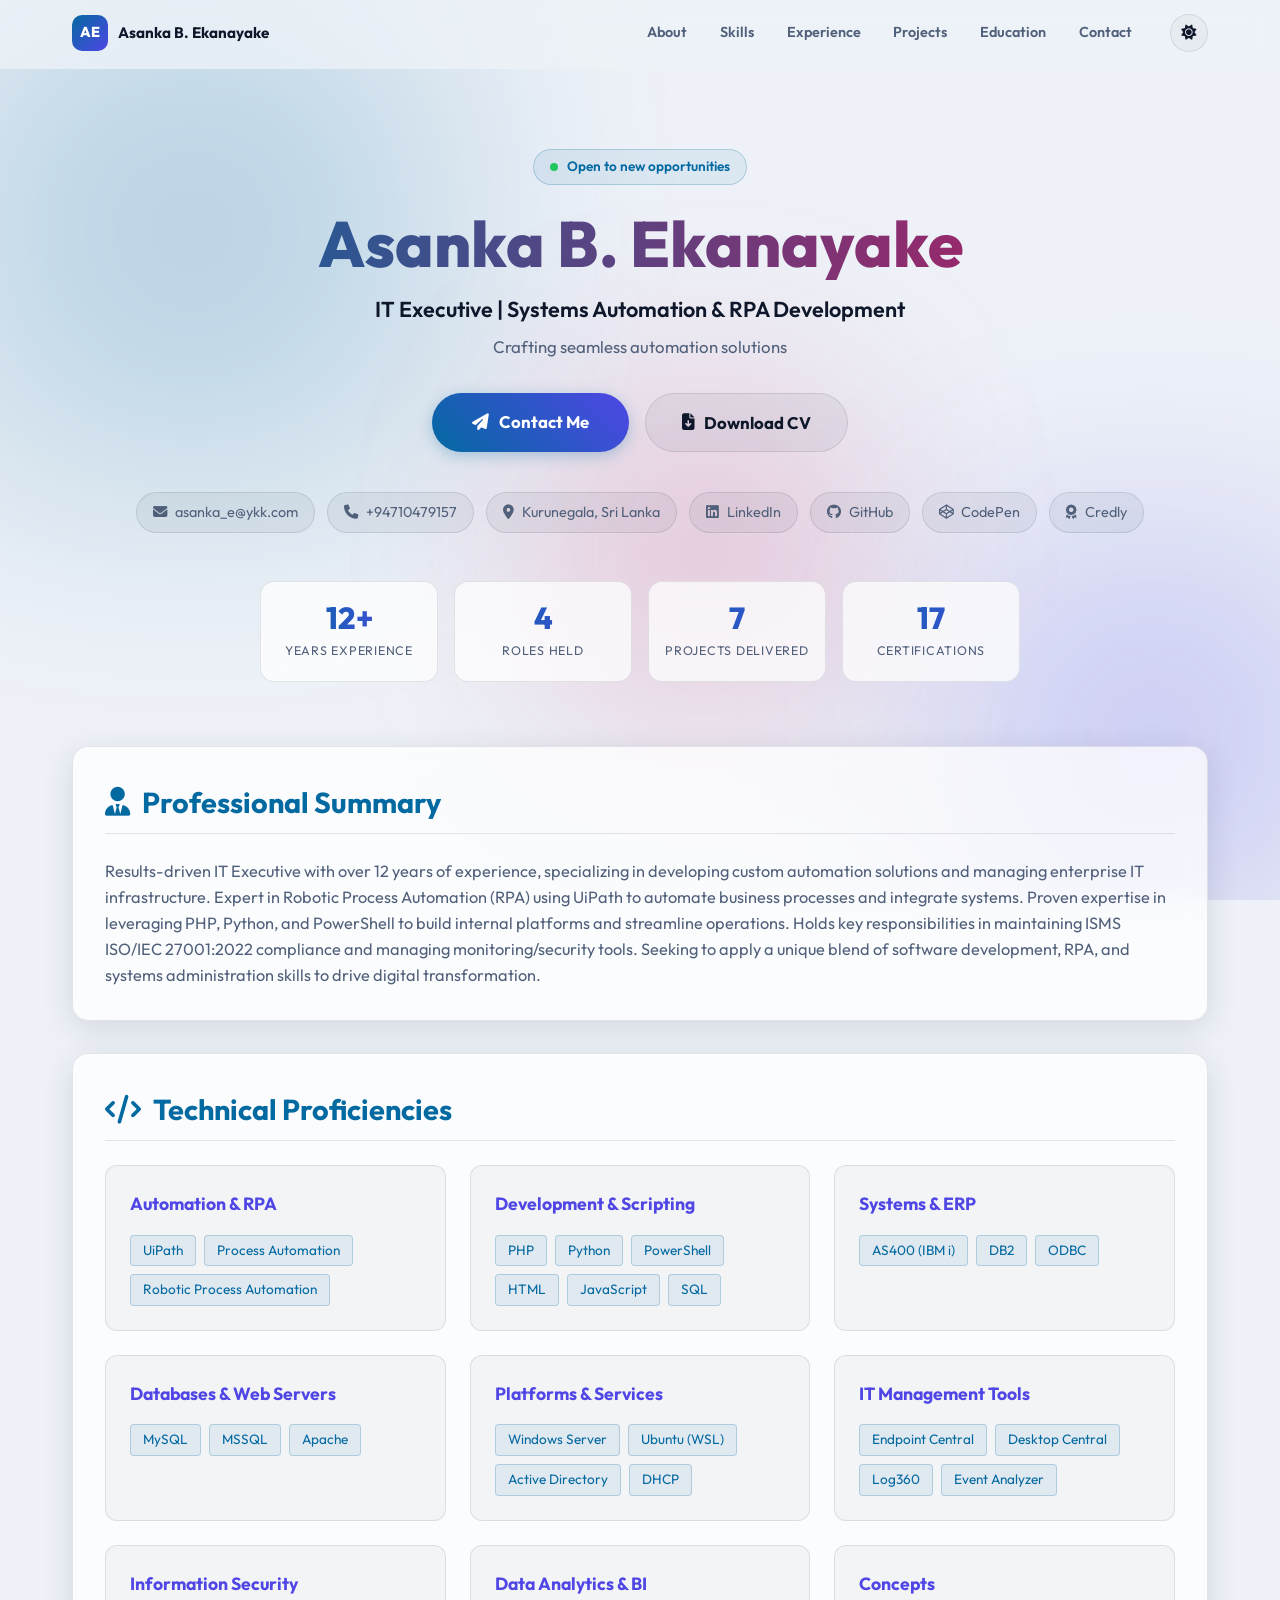
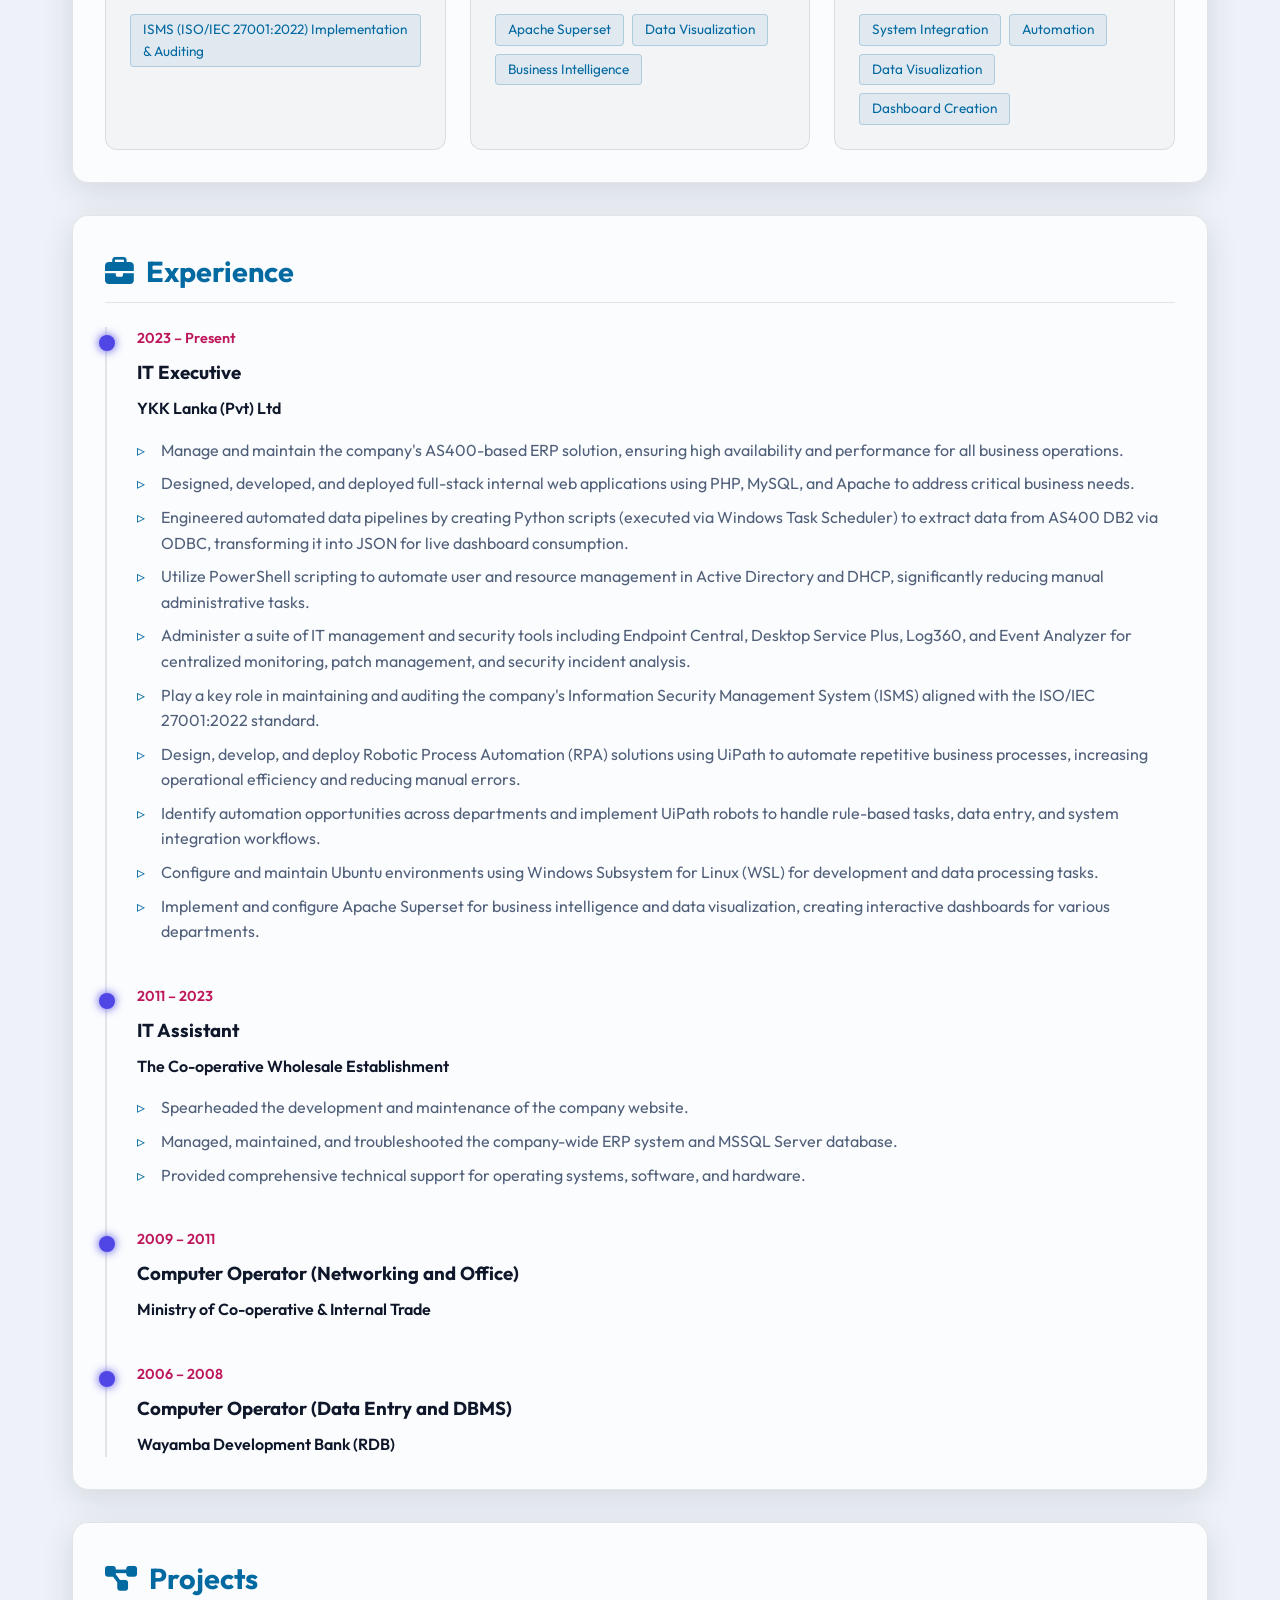
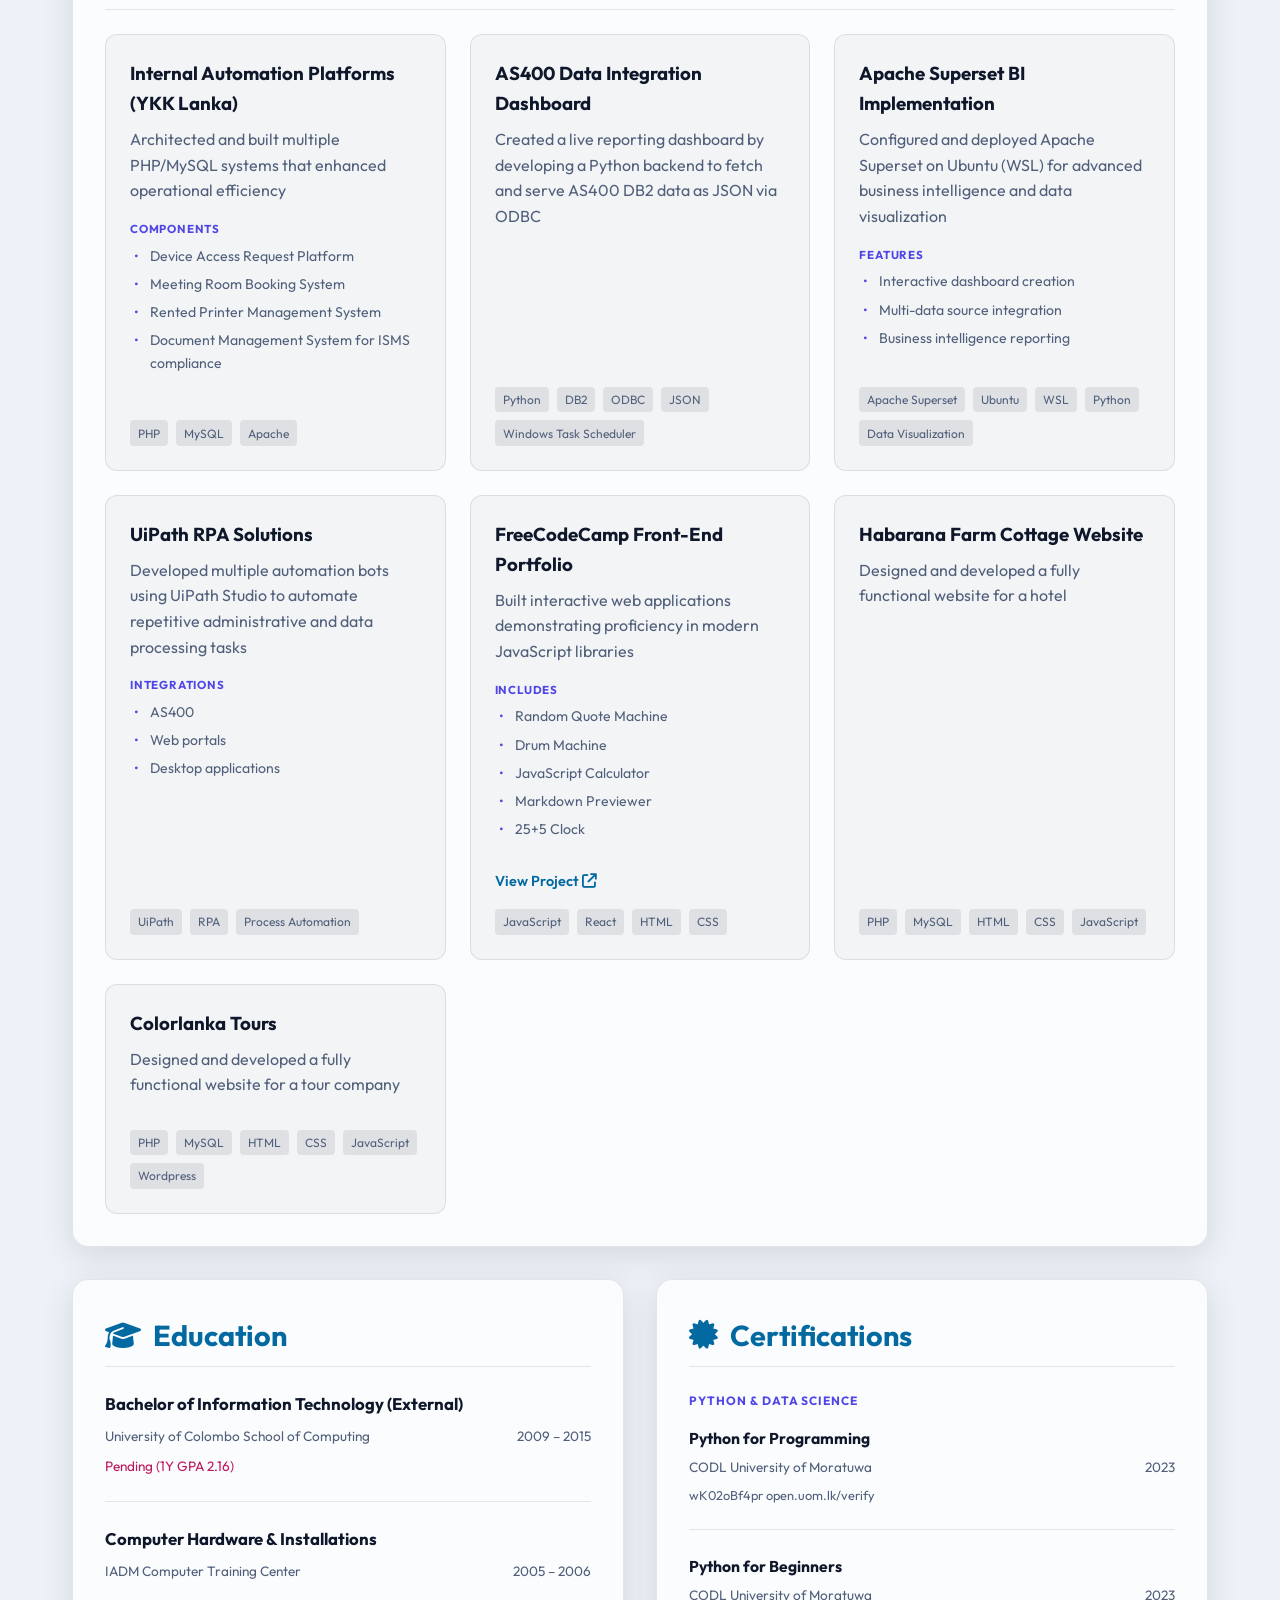
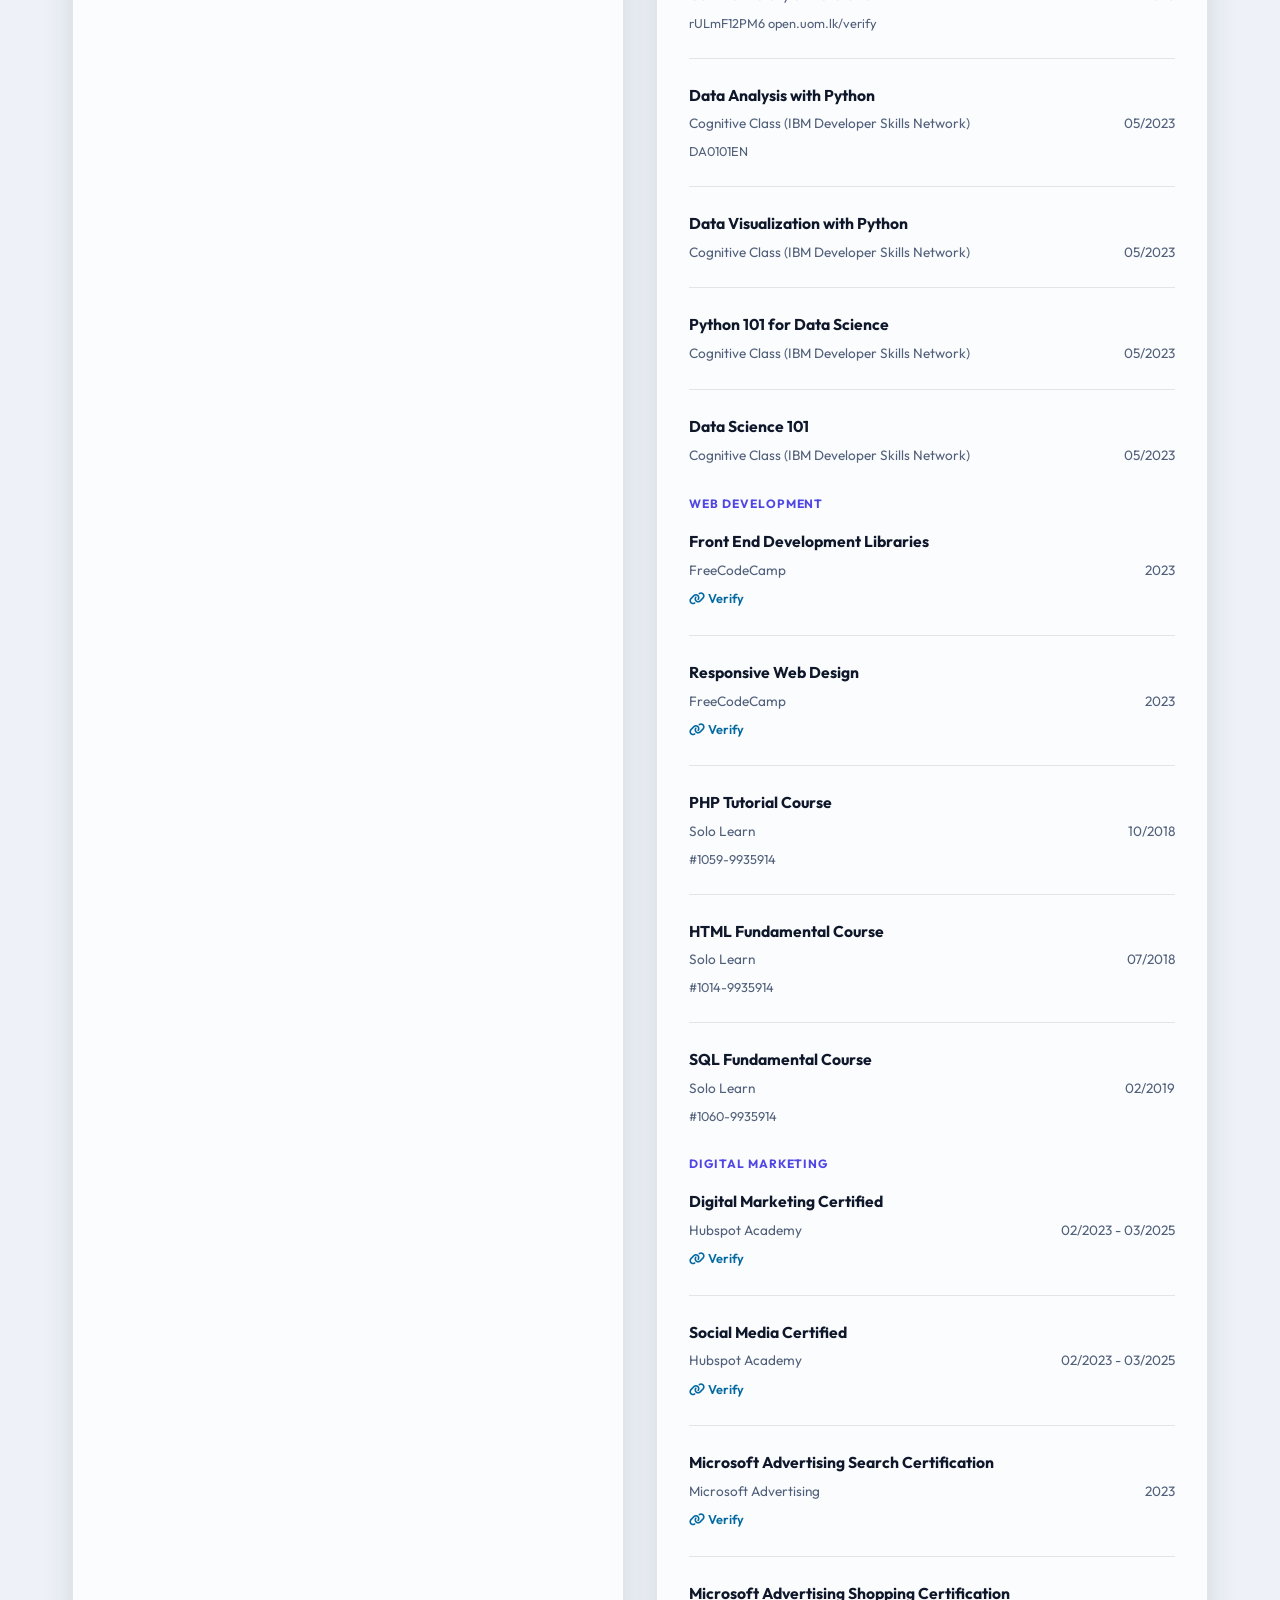
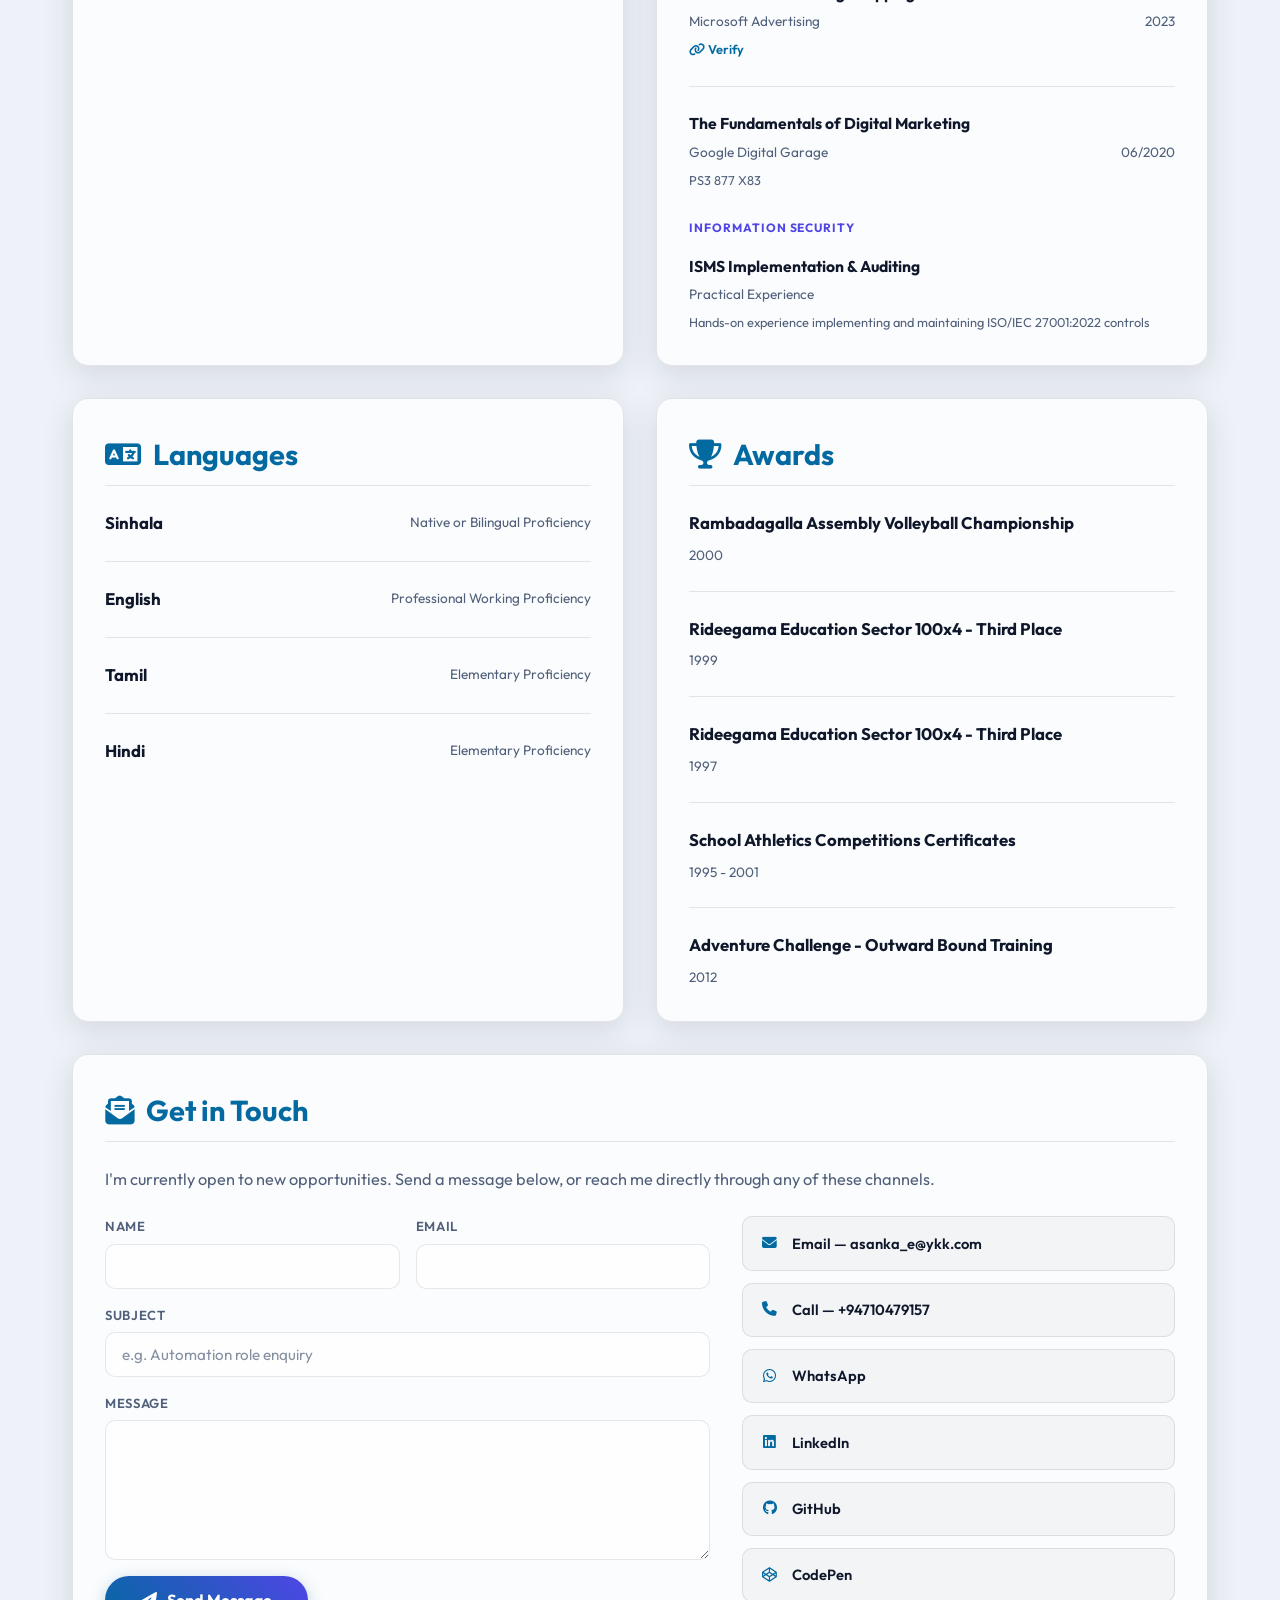
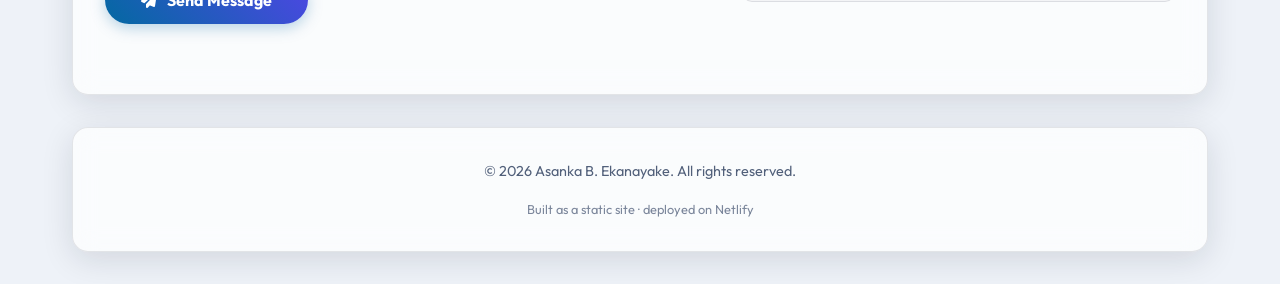
<file: index.html>
<!DOCTYPE html>
<html lang="en" class="no-js" data-theme="dark">

<head>
    <meta charset="UTF-8">
    <meta name="viewport" content="width=device-width, initial-scale=1.0">

    <title>Asanka B. Ekanayake — IT Executive | Systems Automation &amp; RPA</title>
    <meta name="description"
        content="Portfolio of Asanka B. Ekanayake, IT Executive with 12+ years in Robotic Process Automation (UiPath), AS400/ERP administration, and full-stack development with PHP, Python and PowerShell.">
    <meta name="author" content="Asanka B. Ekanayake">
    <meta name="theme-color" content="#0f172a">
    <link rel="canonical" href="https://asanka-div.netlify.app/">

    <script>
        /* Applied before first paint so the stored theme doesn't flash. */
        (function () {
            var root = document.documentElement;
            root.classList.remove('no-js');
            try {
                var saved = localStorage.getItem('theme');
                if (saved === 'light' || saved === 'dark') {
                    root.setAttribute('data-theme', saved);
                } else if (window.matchMedia('(prefers-color-scheme: light)').matches) {
                    root.setAttribute('data-theme', 'light');
                }
            } catch (e) { /* localStorage blocked — keep the dark default */ }
        })();
    </script>

    <!-- Open Graph / social sharing -->
    <meta property="og:type" content="website">
    <meta property="og:url" content="https://asanka-div.netlify.app/">
    <meta property="og:title" content="Asanka B. Ekanayake — IT Executive | Systems Automation &amp; RPA">
    <meta property="og:description"
        content="12+ years automating enterprise operations with UiPath RPA, Python, PHP and PowerShell. ISO/IEC 27001:2022 practitioner.">
    <meta property="og:image" content="https://asanka-div.netlify.app/og-image.png">
    <meta property="og:image:width" content="1200">
    <meta property="og:image:height" content="630">
    <meta property="og:image:alt" content="Asanka B. Ekanayake — IT Executive, Systems Automation and RPA">
    <meta name="twitter:card" content="summary_large_image">
    <meta name="twitter:title" content="Asanka B. Ekanayake — IT Executive | Systems Automation &amp; RPA">
    <meta name="twitter:description"
        content="12+ years automating enterprise operations with UiPath RPA, Python, PHP and PowerShell.">
    <meta name="twitter:image" content="https://asanka-div.netlify.app/og-image.png">

    <link rel="icon" href="favicon.svg" type="image/svg+xml">
    <link rel="apple-touch-icon" href="favicon.svg">
    <link rel="manifest" href="site.webmanifest">

    <link rel="preconnect" href="https://fonts.googleapis.com">
    <link rel="preconnect" href="https://fonts.gstatic.com" crossorigin>
    <link href="https://fonts.googleapis.com/css2?family=Outfit:wght@300;400;600;700;800&display=swap"
        rel="stylesheet">
    <link rel="stylesheet" href="https://cdnjs.cloudflare.com/ajax/libs/font-awesome/6.4.0/css/all.min.css">
    <link rel="stylesheet" href="style.css">

    <script type="application/ld+json">
    {
        "@context": "https://schema.org",
        "@type": "Person",
        "name": "Asanka B. Ekanayake",
        "jobTitle": "IT Executive",
        "url": "https://asanka-div.netlify.app/",
        "email": "mailto:asanka_e@ykk.com",
        "telephone": "+94710479157",
        "address": {
            "@type": "PostalAddress",
            "addressLocality": "Kurunegala",
            "addressCountry": "LK"
        },
        "worksFor": {
            "@type": "Organization",
            "name": "YKK Lanka (Pvt) Ltd"
        },
        "alumniOf": {
            "@type": "EducationalOrganization",
            "name": "University of Colombo School of Computing"
        },
        "knowsAbout": [
            "Robotic Process Automation",
            "UiPath",
            "AS400 (IBM i)",
            "Python",
            "PHP",
            "PowerShell",
            "ISO/IEC 27001:2022",
            "Apache Superset"
        ],
        "sameAs": [
            "https://linkedin.com/in/asankaekanayake",
            "https://github.com/abelib-lk",
            "https://codepen.io/abellb-lk",
            "https://credly.com/users/asanka-b-ekanayake"
        ]
    }
    </script>
</head>

<body id="top">
    <a class="skip-link" href="#main">Skip to main content</a>

    <div class="background-shapes" aria-hidden="true">
        <div class="shape shape-1"></div>
        <div class="shape shape-2"></div>
        <div class="shape shape-3"></div>
    </div>

    <header class="site-nav" id="site-nav">
        <div class="nav-inner">
            <a class="nav-brand" href="#top">
                <span class="nav-brand-mark">AE</span>
                <span class="nav-brand-text">Asanka B. Ekanayake</span>
            </a>

            <nav class="nav-links" id="nav-links" aria-label="Section navigation">
                <a href="#about">About</a>
                <a href="#skills">Skills</a>
                <a href="#experience">Experience</a>
                <a href="#projects">Projects</a>
                <a href="#education">Education</a>
                <a href="#contact">Contact</a>
            </nav>

            <div class="nav-actions">
                <button id="theme-toggle" class="icon-button" type="button" aria-label="Switch to light theme"
                    title="Toggle theme">
                    <i class="fas fa-moon" aria-hidden="true"></i>
                </button>
                <button id="nav-toggle" class="icon-button nav-toggle" type="button" aria-label="Open menu"
                    aria-expanded="false" aria-controls="nav-links">
                    <i class="fas fa-bars" aria-hidden="true"></i>
                </button>
            </div>
        </div>
        <div class="scroll-progress"><span id="scroll-progress-bar"></span></div>
    </header>

    <main id="main">
        <section class="hero" id="hero">
            <p class="hero-availability reveal">
                <span class="status-dot" aria-hidden="true"></span>
                <span id="hero-availability-text">Open to new opportunities</span>
            </p>
            <h1 class="profile-name reveal" id="hero-name">Asanka B. Ekanayake</h1>
            <p class="profile-title reveal" id="hero-title">IT Executive</p>
            <p class="hero-tagline reveal" id="hero-tagline"></p>

            <div class="hero-actions reveal">
                <a href="#contact" class="cta-button">
                    <i class="fas fa-paper-plane" aria-hidden="true"></i> Contact Me
                </a>
                <button type="button" id="print-cv" class="ghost-button">
                    <i class="fas fa-file-arrow-down" aria-hidden="true"></i> Download CV
                </button>
            </div>

            <div class="contact-info reveal" id="hero-contact"></div>
            <div class="hero-stats reveal" id="hero-stats"></div>
        </section>

        <div class="container">
            <section id="about" class="glass-panel reveal">
                <h2><i class="fas fa-user-tie" aria-hidden="true"></i> Professional Summary</h2>
                <p id="summary-text" class="lead"></p>
            </section>

            <section id="skills" class="glass-panel reveal">
                <h2><i class="fas fa-code" aria-hidden="true"></i> Technical Proficiencies</h2>
                <div id="skills-container" class="skills-grid"></div>
            </section>

            <section id="experience" class="glass-panel reveal">
                <h2><i class="fas fa-briefcase" aria-hidden="true"></i> Experience</h2>
                <div id="experience-timeline" class="timeline"></div>
            </section>

            <section id="projects" class="glass-panel reveal">
                <h2><i class="fas fa-diagram-project" aria-hidden="true"></i> Projects</h2>
                <div id="projects-grid" class="projects-grid"></div>
            </section>

            <div class="two-col-grid" id="education">
                <section class="glass-panel reveal">
                    <h2><i class="fas fa-graduation-cap" aria-hidden="true"></i> Education</h2>
                    <div id="education-list"></div>
                </section>

                <section class="glass-panel reveal">
                    <h2><i class="fas fa-certificate" aria-hidden="true"></i> Certifications</h2>
                    <div id="certifications-list"></div>
                </section>
            </div>

            <div class="two-col-grid">
                <section id="languages" class="glass-panel reveal">
                    <h2><i class="fas fa-language" aria-hidden="true"></i> Languages</h2>
                    <div id="languages-list"></div>
                </section>

                <section id="awards" class="glass-panel reveal">
                    <h2><i class="fas fa-trophy" aria-hidden="true"></i> Awards</h2>
                    <div id="awards-list"></div>
                </section>
            </div>

            <section id="contact" class="glass-panel reveal">
                <h2><i class="fas fa-envelope-open-text" aria-hidden="true"></i> Get in Touch</h2>
                <p class="lead">I'm currently open to new opportunities. Send a message below, or reach me
                    directly through any of these channels.</p>

                <div class="contact-layout">
                    <!--
                      Netlify Forms: this markup must stay in the static HTML (not injected by JS)
                      so Netlify's build-time form detection can find it.
                    -->
                    <form name="contact" method="POST" data-netlify="true" data-netlify-honeypot="bot-field"
                        action="/success.html" class="contact-form" id="contact-form">
                        <input type="hidden" name="form-name" value="contact">
                        <p class="honeypot-field">
                            <label>Don't fill this out if you're human: <input name="bot-field" tabindex="-1"></label>
                        </p>

                        <div class="form-row">
                            <div class="form-field">
                                <label for="cf-name">Name</label>
                                <input id="cf-name" name="name" type="text" required autocomplete="name">
                            </div>
                            <div class="form-field">
                                <label for="cf-email">Email</label>
                                <input id="cf-email" name="email" type="email" required autocomplete="email">
                            </div>
                        </div>

                        <div class="form-field">
                            <label for="cf-subject">Subject</label>
                            <input id="cf-subject" name="subject" type="text"
                                placeholder="e.g. Automation role enquiry">
                        </div>

                        <div class="form-field">
                            <label for="cf-message">Message</label>
                            <textarea id="cf-message" name="message" rows="6" required></textarea>
                        </div>

                        <button type="submit" class="cta-button" id="contact-submit">
                            <i class="fas fa-paper-plane" aria-hidden="true"></i> Send Message
                        </button>
                        <p class="form-status" id="form-status" role="status" aria-live="polite"></p>
                    </form>

                    <div class="contact-direct" id="contact-direct"></div>
                </div>
            </section>

            <footer class="glass-panel reveal">
                <p>&copy; <span id="year"></span> Asanka B. Ekanayake. All rights reserved.</p>
                <p class="footer-note">Built as a static site &middot; deployed on Netlify</p>
            </footer>
        </div>
    </main>

    <a href="#top" class="back-to-top" id="back-to-top" aria-label="Back to top">
        <i class="fas fa-arrow-up" aria-hidden="true"></i>
    </a>

    <script src="script.js"></script>
</body>

</html>
</file>
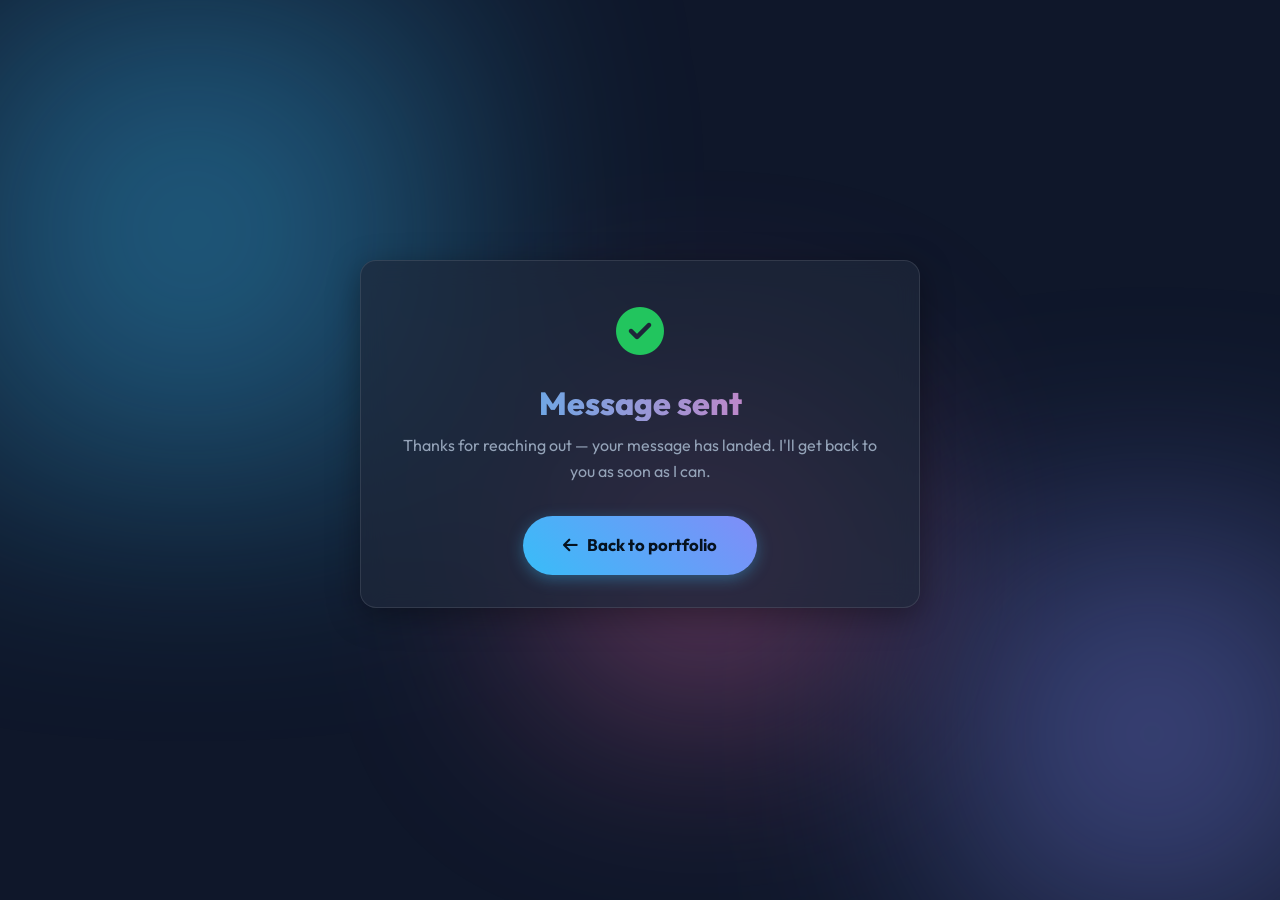
<file: success.html>
<!DOCTYPE html>
<html lang="en" class="no-js" data-theme="dark">

<head>
    <meta charset="UTF-8">
    <meta name="viewport" content="width=device-width, initial-scale=1.0">
    <title>Message sent — Asanka B. Ekanayake</title>
    <meta name="robots" content="noindex">
    <meta name="theme-color" content="#0f172a">
    <link rel="icon" href="favicon.svg" type="image/svg+xml">
    <link rel="preconnect" href="https://fonts.googleapis.com">
    <link rel="preconnect" href="https://fonts.gstatic.com" crossorigin>
    <link href="https://fonts.googleapis.com/css2?family=Outfit:wght@300;400;600;700;800&display=swap" rel="stylesheet">
    <link rel="stylesheet" href="https://cdnjs.cloudflare.com/ajax/libs/font-awesome/6.4.0/css/all.min.css">
    <link rel="stylesheet" href="style.css">
    <script>
        (function () {
            var root = document.documentElement;
            root.classList.remove('no-js');
            try {
                var saved = localStorage.getItem('theme');
                if (saved === 'light' || saved === 'dark') root.setAttribute('data-theme', saved);
            } catch (e) { /* ignore */ }
        })();
    </script>
</head>

<body>
    <div class="background-shapes" aria-hidden="true">
        <div class="shape shape-1"></div>
        <div class="shape shape-2"></div>
        <div class="shape shape-3"></div>
    </div>

    <main class="container" style="min-height: 100vh; justify-content: center;">
        <section class="glass-panel" style="text-align: center; max-width: 560px; margin: 0 auto;">
            <p style="font-size: 3rem; color: #22c55e; margin-bottom: 1rem;">
                <i class="fas fa-circle-check" aria-hidden="true"></i>
            </p>
            <h1 class="profile-name" style="font-size: 2rem;">Message sent</h1>
            <p>Thanks for reaching out — your message has landed. I'll get back to you as soon as I can.</p>
            <a href="/" class="cta-button" style="margin-top: 1rem;">
                <i class="fas fa-arrow-left" aria-hidden="true"></i> Back to portfolio
            </a>
        </section>
    </main>
</body>

</html>
</file>
<file: style.css>
/* ==========================================================================
   Asanka B. Ekanayake — portfolio styles
   Dark glassmorphism with an opt-in light theme.
   ========================================================================== */

:root,
[data-theme="dark"] {
    --bg-color: #0f172a;
    --text-color: #e2e8f0;
    --text-muted: #94a3b8;
    --primary-color: #38bdf8;
    --secondary-color: #818cf8;
    --accent-color: #f472b6;
    --glass-bg: rgba(30, 41, 59, 0.7);
    --glass-border: rgba(255, 255, 255, 0.1);
    --glass-shadow: 0 8px 32px 0 rgba(0, 0, 0, 0.37);
    --nav-bg: rgba(15, 23, 42, 0.72);
    --surface-soft: rgba(255, 255, 255, 0.03);
    --surface-softer: rgba(255, 255, 255, 0.05);
    --surface-strong: rgba(255, 255, 255, 0.1);
    --tag-bg: rgba(56, 189, 248, 0.1);
    --tag-border: rgba(56, 189, 248, 0.2);
    --input-bg: rgba(15, 23, 42, 0.6);
    --shape-opacity: 0.5;
    /* Text sitting on top of the primary→secondary gradient. */
    --on-gradient: #06121f;
    --cta-glow: rgba(56, 189, 248, 0.35);
    --cta-glow-strong: rgba(56, 189, 248, 0.55);
}

[data-theme="light"] {
    --bg-color: #eef2f8;
    --text-color: #0f172a;
    --text-muted: #51607a;
    --primary-color: #0369a1;
    --secondary-color: #4f46e5;
    --accent-color: #be185d;
    --glass-bg: rgba(255, 255, 255, 0.72);
    --glass-border: rgba(15, 23, 42, 0.1);
    --glass-shadow: 0 8px 32px 0 rgba(15, 23, 42, 0.12);
    --nav-bg: rgba(238, 242, 248, 0.78);
    --surface-soft: rgba(15, 23, 42, 0.03);
    --surface-softer: rgba(15, 23, 42, 0.05);
    --surface-strong: rgba(15, 23, 42, 0.09);
    --tag-bg: rgba(3, 105, 161, 0.08);
    --tag-border: rgba(3, 105, 161, 0.22);
    --input-bg: rgba(255, 255, 255, 0.75);
    --shape-opacity: 0.28;
    /* The light-theme gradient is dark, so it needs light text. */
    --on-gradient: #ffffff;
    --cta-glow: rgba(3, 105, 161, 0.28);
    --cta-glow-strong: rgba(3, 105, 161, 0.45);
}

* {
    margin: 0;
    padding: 0;
    box-sizing: border-box;
}

html {
    scroll-behavior: smooth;
    /* Keep anchored sections clear of the sticky nav. */
    scroll-padding-top: 5.5rem;
}

body {
    font-family: 'Outfit', sans-serif;
    background-color: var(--bg-color);
    color: var(--text-color);
    line-height: 1.6;
    overflow-x: hidden;
    min-height: 100vh;
    transition: background-color 0.4s ease, color 0.4s ease;
}

.skip-link {
    position: absolute;
    left: -9999px;
    top: 0;
    z-index: 2000;
    padding: 0.75rem 1.25rem;
    background: var(--primary-color);
    color: var(--on-gradient);
    font-weight: 700;
    border-radius: 0 0 8px 0;
}

.skip-link:focus {
    left: 0;
}

:focus-visible {
    outline: 2px solid var(--primary-color);
    outline-offset: 3px;
    border-radius: 4px;
}

/* Background Shapes */
.background-shapes {
    position: fixed;
    top: 0;
    left: 0;
    width: 100%;
    height: 100%;
    z-index: -1;
    overflow: hidden;
}

.shape {
    position: absolute;
    filter: blur(100px);
    opacity: var(--shape-opacity);
    animation: float 20s infinite alternate;
    transition: opacity 0.4s ease;
}

.shape-1 {
    top: -10%;
    left: -10%;
    width: 50vw;
    height: 50vw;
    background: radial-gradient(circle, var(--primary-color), transparent);
}

.shape-2 {
    bottom: -10%;
    right: -10%;
    width: 40vw;
    height: 40vw;
    background: radial-gradient(circle, var(--secondary-color), transparent);
    animation-delay: -5s;
}

.shape-3 {
    top: 40%;
    left: 40%;
    width: 30vw;
    height: 30vw;
    background: radial-gradient(circle, var(--accent-color), transparent);
    animation-delay: -10s;
}

@keyframes float {
    0% {
        transform: translate(0, 0) rotate(0deg);
    }

    100% {
        transform: translate(50px, 50px) rotate(20deg);
    }
}

/* ==========================================================================
   Sticky navigation
   ========================================================================== */

.site-nav {
    position: sticky;
    top: 0;
    z-index: 900;
    background: var(--nav-bg);
    backdrop-filter: blur(14px);
    -webkit-backdrop-filter: blur(14px);
    border-bottom: 1px solid transparent;
    transition: border-color 0.3s ease, box-shadow 0.3s ease;
}

.site-nav.is-scrolled {
    border-bottom-color: var(--glass-border);
    box-shadow: 0 4px 24px rgba(0, 0, 0, 0.25);
}

.nav-inner {
    max-width: 1200px;
    margin: 0 auto;
    padding: 0.85rem 2rem;
    display: flex;
    align-items: center;
    gap: 1.5rem;
}

.nav-brand {
    display: flex;
    align-items: center;
    gap: 0.65rem;
    font-weight: 700;
    color: var(--text-color);
    margin-right: auto;
}

.nav-brand-mark {
    display: grid;
    place-items: center;
    width: 2.25rem;
    height: 2.25rem;
    border-radius: 10px;
    background: linear-gradient(135deg, var(--primary-color), var(--secondary-color));
    color: var(--on-gradient);
    font-size: 0.9rem;
    font-weight: 800;
    letter-spacing: 0.02em;
    flex-shrink: 0;
}

.nav-brand-text {
    font-size: 0.95rem;
    white-space: nowrap;
}

.nav-links {
    display: flex;
    align-items: center;
    gap: 0.35rem;
}

.nav-links a {
    position: relative;
    padding: 0.45rem 0.85rem;
    border-radius: 50px;
    font-size: 0.9rem;
    font-weight: 600;
    color: var(--text-muted);
}

.nav-links a:hover {
    color: var(--text-color);
    background: var(--surface-softer);
}

.nav-links a.is-active {
    color: var(--primary-color);
    background: var(--tag-bg);
}

.nav-actions {
    display: flex;
    align-items: center;
    gap: 0.5rem;
}

.icon-button {
    display: grid;
    place-items: center;
    width: 2.4rem;
    height: 2.4rem;
    border-radius: 50%;
    border: 1px solid var(--glass-border);
    background: var(--surface-soft);
    color: var(--text-color);
    font-size: 0.95rem;
    cursor: pointer;
    transition: background 0.2s, color 0.2s, transform 0.2s;
}

.icon-button:hover {
    background: var(--surface-strong);
    color: var(--primary-color);
    transform: translateY(-2px);
}

.nav-toggle {
    display: none;
}

.scroll-progress {
    height: 2px;
    background: transparent;
}

.scroll-progress span {
    display: block;
    height: 100%;
    width: 0;
    background: linear-gradient(to right, var(--primary-color), var(--accent-color));
}

@media (max-width: 900px) {
    .nav-brand-text {
        display: none;
    }

    .nav-toggle {
        display: grid;
    }

    .nav-links {
        position: absolute;
        top: 100%;
        left: 0;
        right: 0;
        flex-direction: column;
        align-items: stretch;
        gap: 0.25rem;
        padding: 1rem;
        background: var(--nav-bg);
        backdrop-filter: blur(14px);
        -webkit-backdrop-filter: blur(14px);
        border-bottom: 1px solid var(--glass-border);
        /* Collapsed by default on small screens. */
        display: none;
    }

    .nav-links.is-open {
        display: flex;
    }

    .nav-links a {
        padding: 0.75rem 1rem;
        border-radius: 8px;
    }
}

/* ==========================================================================
   Layout
   ========================================================================== */

.container {
    max-width: 1200px;
    margin: 0 auto;
    padding: 0 2rem 2rem;
    display: flex;
    flex-direction: column;
    gap: 2rem;
}

.two-col-grid {
    display: grid;
    grid-template-columns: 1fr 1fr;
    gap: 2rem;
}

@media (max-width: 768px) {
    .two-col-grid {
        grid-template-columns: 1fr;
    }

    .container {
        padding: 0 1rem 1rem;
    }

    .nav-inner {
        padding: 0.75rem 1rem;
    }

    /* Reclaim horizontal room for content on phones. */
    .glass-panel {
        padding: 1.5rem;
    }

    h2 {
        font-size: 1.45rem;
    }

    .timeline {
        padding-left: 1.5rem;
    }

    .timeline-item::before {
        left: -1.9rem;
    }
}

/* Glassmorphism Components */
.glass-panel {
    background: var(--glass-bg);
    backdrop-filter: blur(12px);
    -webkit-backdrop-filter: blur(12px);
    border: 1px solid var(--glass-border);
    border-radius: 16px;
    padding: 2rem;
    box-shadow: var(--glass-shadow);
    transition: box-shadow 0.3s ease, background 0.4s ease, border-color 0.4s ease;
}

.glass-panel:hover {
    box-shadow: 0 12px 40px 0 rgba(0, 0, 0, 0.5);
}

h2 {
    font-size: 1.8rem;
    margin-bottom: 1.5rem;
    color: var(--primary-color);
    display: flex;
    align-items: center;
    gap: 0.75rem;
    border-bottom: 1px solid var(--glass-border);
    padding-bottom: 0.5rem;
}

h3 {
    color: var(--text-color);
    margin-bottom: 0.5rem;
}

p {
    color: var(--text-muted);
    margin-bottom: 1rem;
}

p:last-child {
    margin-bottom: 0;
}

.lead {
    font-size: 1.02rem;
}

a {
    color: var(--primary-color);
    text-decoration: none;
    transition: color 0.2s;
}

a:hover {
    color: var(--accent-color);
}

/* ==========================================================================
   Hero
   ========================================================================== */

.hero {
    max-width: 1200px;
    margin: 0 auto;
    padding: 5rem 2rem 4rem;
    text-align: center;
}

.hero-availability {
    display: inline-flex;
    align-items: center;
    gap: 0.6rem;
    padding: 0.4rem 1rem;
    margin-bottom: 1.5rem;
    border-radius: 50px;
    border: 1px solid var(--tag-border);
    background: var(--tag-bg);
    color: var(--primary-color);
    font-size: 0.85rem;
    font-weight: 600;
}

.status-dot {
    width: 0.5rem;
    height: 0.5rem;
    border-radius: 50%;
    background: #22c55e;
    box-shadow: 0 0 0 0 rgba(34, 197, 94, 0.7);
    animation: ping 2s infinite;
}

@keyframes ping {
    0% {
        box-shadow: 0 0 0 0 rgba(34, 197, 94, 0.7);
    }

    70% {
        box-shadow: 0 0 0 8px rgba(34, 197, 94, 0);
    }

    100% {
        box-shadow: 0 0 0 0 rgba(34, 197, 94, 0);
    }
}

.profile-name {
    font-size: clamp(2.25rem, 7vw, 4rem);
    font-weight: 800;
    line-height: 1.1;
    background: linear-gradient(to right, var(--primary-color), var(--accent-color));
    -webkit-background-clip: text;
    background-clip: text;
    color: transparent;
    margin-bottom: 0.75rem;
}

.profile-title {
    font-size: clamp(1.05rem, 2.5vw, 1.35rem);
    color: var(--text-color);
    font-weight: 600;
    margin-bottom: 0.5rem;
}

.hero-tagline {
    font-size: 1.05rem;
    color: var(--text-muted);
    max-width: 44ch;
    margin: 0 auto 2rem;
}

.hero-actions {
    display: flex;
    justify-content: center;
    flex-wrap: wrap;
    gap: 1rem;
    margin-bottom: 2.5rem;
}

.contact-info {
    display: flex;
    justify-content: center;
    flex-wrap: wrap;
    gap: 0.75rem;
}

.contact-item {
    display: inline-flex;
    align-items: center;
    gap: 0.5rem;
    color: var(--text-muted);
    font-size: 0.9rem;
    background: var(--surface-softer);
    border: 1px solid var(--glass-border);
    padding: 0.5rem 1rem;
    border-radius: 50px;
    transition: background 0.2s, color 0.2s, transform 0.2s;
}

.contact-item:hover {
    background: var(--surface-strong);
    color: var(--text-color);
    transform: translateY(-2px);
}

.hero-stats {
    display: grid;
    grid-template-columns: repeat(auto-fit, minmax(min(140px, 100%), 1fr));
    gap: 1rem;
    max-width: 760px;
    margin: 3rem auto 0;
}

.stat-card {
    padding: 1.25rem 1rem;
    border-radius: 14px;
    background: var(--glass-bg);
    border: 1px solid var(--glass-border);
    backdrop-filter: blur(12px);
    -webkit-backdrop-filter: blur(12px);
}

.stat-value {
    display: block;
    font-size: 1.9rem;
    font-weight: 800;
    line-height: 1.1;
    background: linear-gradient(to right, var(--primary-color), var(--secondary-color));
    -webkit-background-clip: text;
    background-clip: text;
    color: transparent;
}

.stat-label {
    display: block;
    font-size: 0.78rem;
    text-transform: uppercase;
    letter-spacing: 0.06em;
    color: var(--text-muted);
    margin-top: 0.35rem;
}

@media (max-width: 768px) {
    .hero {
        padding: 3rem 1rem 2.5rem;
    }
}

/* ==========================================================================
   Skills
   ========================================================================== */

.skills-grid {
    display: grid;
    /* min() keeps the track from exceeding the viewport on narrow phones. */
    grid-template-columns: repeat(auto-fill, minmax(min(250px, 100%), 1fr));
    gap: 1.5rem;
}

.skill-category {
    background: var(--surface-soft);
    border: 1px solid var(--glass-border);
    padding: 1.5rem;
    border-radius: 12px;
    transition: transform 0.2s, background 0.2s;
}

.skill-category:hover {
    transform: translateY(-4px);
    background: var(--surface-softer);
}

.skill-category h4 {
    color: var(--secondary-color);
    margin-bottom: 1rem;
    font-size: 1.1rem;
}

.skill-tags {
    display: flex;
    flex-wrap: wrap;
    gap: 0.5rem;
}

.skill-tag {
    background: var(--tag-bg);
    color: var(--primary-color);
    padding: 0.25rem 0.75rem;
    border-radius: 4px;
    font-size: 0.85rem;
    border: 1px solid var(--tag-border);
}

/* ==========================================================================
   Timeline
   ========================================================================== */

.timeline {
    position: relative;
    padding-left: 2rem;
}

.timeline::before {
    content: '';
    position: absolute;
    left: 0;
    top: 0;
    height: 100%;
    width: 2px;
    background: var(--glass-border);
}

.timeline-item {
    position: relative;
    margin-bottom: 2.5rem;
}

.timeline-item:last-child {
    margin-bottom: 0;
}

.timeline-item::before {
    content: '';
    position: absolute;
    left: -2.4rem;
    top: 0.5rem;
    width: 1rem;
    height: 1rem;
    background: var(--secondary-color);
    border-radius: 50%;
    box-shadow: 0 0 10px var(--secondary-color);
}

.timeline-date {
    color: var(--accent-color);
    font-size: 0.9rem;
    font-weight: 600;
    margin-bottom: 0.5rem;
}

.company-name {
    font-weight: 600;
    color: var(--text-color);
    margin-bottom: 0;
}

.timeline-achievements {
    list-style-type: none;
    margin-top: 1rem;
}

.timeline-achievements li {
    position: relative;
    padding-left: 1.5rem;
    margin-bottom: 0.5rem;
    color: var(--text-muted);
}

.timeline-achievements li::before {
    content: '▹';
    position: absolute;
    left: 0;
    color: var(--primary-color);
}

/* ==========================================================================
   Projects
   ========================================================================== */

.projects-grid {
    display: grid;
    grid-template-columns: repeat(auto-fit, minmax(min(300px, 100%), 1fr));
    gap: 1.5rem;
}

.project-card {
    background: var(--surface-soft);
    border: 1px solid var(--glass-border);
    padding: 1.5rem;
    border-radius: 12px;
    transition: transform 0.2s, background 0.2s;
    height: 100%;
    display: flex;
    flex-direction: column;
}

.project-card:hover {
    transform: translateY(-5px);
    background: var(--surface-softer);
}

.project-highlights {
    list-style: none;
    margin: 0 0 1rem;
}

.project-highlights li {
    position: relative;
    padding-left: 1.25rem;
    font-size: 0.88rem;
    color: var(--text-muted);
    margin-bottom: 0.35rem;
}

.project-highlights li::before {
    content: '•';
    position: absolute;
    left: 0.25rem;
    color: var(--secondary-color);
}

.project-highlights-label {
    display: block;
    font-size: 0.72rem;
    text-transform: uppercase;
    letter-spacing: 0.07em;
    color: var(--secondary-color);
    font-weight: 700;
    margin-bottom: 0.4rem;
}

.project-link {
    margin-top: 0.5rem;
    display: inline-block;
    font-size: 0.9rem;
    font-weight: 600;
}

.project-tech {
    display: flex;
    flex-wrap: wrap;
    gap: 0.5rem;
    margin-top: auto;
    padding-top: 1rem;
}

.tech-tag {
    font-size: 0.75rem;
    color: var(--text-muted);
    background: var(--surface-strong);
    padding: 0.2rem 0.5rem;
    border-radius: 4px;
}

/* ==========================================================================
   Education, certifications, awards
   ========================================================================== */

.edu-item,
.cert-item,
.award-item {
    margin-bottom: 1.5rem;
    padding-bottom: 1.5rem;
    border-bottom: 1px solid var(--glass-border);
}

.edu-item:last-child,
.cert-item:last-child,
.award-item:last-child {
    border-bottom: none;
    margin-bottom: 0;
    padding-bottom: 0;
}

.edu-item h3,
.award-item h3 {
    font-size: 1.05rem;
}

.cert-group {
    margin-bottom: 1.75rem;
}

.cert-group:last-child {
    margin-bottom: 0;
}

.cert-group-title {
    font-size: 0.75rem;
    text-transform: uppercase;
    letter-spacing: 0.08em;
    font-weight: 700;
    color: var(--secondary-color);
    margin-bottom: 1rem;
}

.cert-item h4 {
    font-size: 0.98rem;
    color: var(--text-color);
    margin-bottom: 0.35rem;
}

.cert-note {
    font-size: 0.8rem;
    color: var(--text-muted);
    margin-top: 0.4rem;
    margin-bottom: 0;
}

.verify-link {
    display: inline-block;
    font-size: 0.8rem;
    margin-top: 0.4rem;
    font-weight: 600;
}

.meta-info {
    font-size: 0.85rem;
    color: var(--text-muted);
    display: flex;
    justify-content: space-between;
    gap: 1rem;
}

.edu-status {
    font-size: 0.85rem;
    margin-top: 0.5rem;
    margin-bottom: 0;
    color: var(--accent-color);
}

.language-row {
    display: flex;
    justify-content: space-between;
    align-items: center;
    gap: 1rem;
}

.language-row h3 {
    margin-bottom: 0;
}

.language-level {
    font-size: 0.85rem;
    color: var(--text-muted);
    text-align: right;
}

/* ==========================================================================
   Contact
   ========================================================================== */

.contact-layout {
    display: grid;
    grid-template-columns: 1.4fr 1fr;
    gap: 2rem;
    margin-top: 1.5rem;
}

@media (max-width: 860px) {
    .contact-layout {
        grid-template-columns: 1fr;
    }
}

.contact-form {
    display: flex;
    flex-direction: column;
    gap: 1rem;
}

.form-row {
    display: grid;
    grid-template-columns: 1fr 1fr;
    gap: 1rem;
}

@media (max-width: 520px) {
    .form-row {
        grid-template-columns: 1fr;
    }
}

.form-field {
    display: flex;
    flex-direction: column;
    gap: 0.4rem;
}

.form-field label {
    font-size: 0.82rem;
    font-weight: 600;
    text-transform: uppercase;
    letter-spacing: 0.05em;
    color: var(--text-muted);
}

.form-field input,
.form-field textarea {
    font-family: 'Outfit', sans-serif;
    font-size: 0.95rem;
    color: var(--text-color);
    background: var(--input-bg);
    border: 1px solid var(--glass-border);
    border-radius: 10px;
    padding: 0.75rem 1rem;
    transition: border-color 0.2s, background 0.2s;
    width: 100%;
}

.form-field textarea {
    resize: vertical;
    min-height: 7rem;
}

.form-field input::placeholder,
.form-field textarea::placeholder {
    color: var(--text-muted);
    opacity: 0.7;
}

.form-field input:focus,
.form-field textarea:focus {
    outline: none;
    border-color: var(--primary-color);
}

/* Netlify honeypot — must exist in the DOM but stay out of sight. */
.honeypot-field {
    position: absolute;
    left: -9999px;
    width: 1px;
    height: 1px;
    overflow: hidden;
}

.contact-form .cta-button {
    align-self: flex-start;
    animation: none;
    padding: 0.85rem 2.25rem;
    font-size: 1rem;
}

.contact-form .cta-button[disabled] {
    opacity: 0.6;
    cursor: not-allowed;
    transform: none;
}

.form-status {
    font-size: 0.9rem;
    margin-bottom: 0;
    min-height: 1.4rem;
}

.form-status.is-success {
    color: #22c55e;
}

.form-status.is-error {
    color: var(--accent-color);
}

.contact-direct {
    display: flex;
    flex-direction: column;
    gap: 0.75rem;
}

.contact-channel {
    display: flex;
    align-items: center;
    gap: 0.85rem;
    padding: 0.9rem 1.1rem;
    border-radius: 10px;
    background: var(--surface-soft);
    border: 1px solid var(--glass-border);
    color: var(--text-color);
    font-weight: 600;
    font-size: 0.92rem;
    transition: background 0.2s, border-color 0.2s, transform 0.2s;
}

.contact-channel i {
    color: var(--primary-color);
    width: 1.1rem;
    text-align: center;
}

.contact-channel:hover {
    background: var(--tag-bg);
    border-color: var(--primary-color);
    color: var(--primary-color);
    transform: translateX(4px);
}

/* ==========================================================================
   Buttons
   ========================================================================== */

.cta-button {
    display: inline-flex;
    align-items: center;
    gap: 0.6rem;
    background: linear-gradient(45deg, var(--primary-color), var(--secondary-color));
    color: var(--on-gradient);
    border: none;
    padding: 1rem 2.5rem;
    font-size: 1.05rem;
    font-weight: 700;
    border-radius: 50px;
    cursor: pointer;
    box-shadow: 0 4px 15px var(--cta-glow);
    transition: transform 0.2s, box-shadow 0.2s;
    animation: pulse 2.5s infinite;
    font-family: 'Outfit', sans-serif;
}

.cta-button:hover {
    transform: translateY(-3px);
    box-shadow: 0 8px 25px var(--cta-glow-strong);
    color: var(--on-gradient);
}

.ghost-button {
    display: inline-flex;
    align-items: center;
    gap: 0.6rem;
    background: var(--surface-softer);
    color: var(--text-color);
    border: 1px solid var(--glass-border);
    padding: 1rem 2.25rem;
    font-size: 1.05rem;
    font-weight: 700;
    border-radius: 50px;
    cursor: pointer;
    transition: background 0.2s, border-color 0.2s, transform 0.2s;
    font-family: 'Outfit', sans-serif;
}

.ghost-button:hover {
    background: var(--surface-strong);
    border-color: var(--primary-color);
    transform: translateY(-3px);
}

@keyframes pulse {
    0% {
        box-shadow: 0 0 0 0 var(--cta-glow-strong);
    }

    70% {
        box-shadow: 0 0 0 15px transparent;
    }

    100% {
        box-shadow: 0 0 0 0 transparent;
    }
}

.back-to-top {
    position: fixed;
    right: 1.5rem;
    bottom: 1.5rem;
    z-index: 800;
    display: grid;
    place-items: center;
    width: 2.75rem;
    height: 2.75rem;
    border-radius: 50%;
    background: var(--glass-bg);
    border: 1px solid var(--glass-border);
    backdrop-filter: blur(12px);
    -webkit-backdrop-filter: blur(12px);
    color: var(--primary-color);
    opacity: 0;
    pointer-events: none;
    transform: translateY(12px);
    transition: opacity 0.3s, transform 0.3s;
}

.back-to-top.is-visible {
    opacity: 1;
    pointer-events: auto;
    transform: translateY(0);
}

/* ==========================================================================
   Footer
   ========================================================================== */

footer.glass-panel {
    text-align: center;
    font-size: 0.9rem;
    color: var(--text-muted);
}

.footer-note {
    font-size: 0.8rem;
    opacity: 0.75;
    margin-top: 0.35rem;
}

/* ==========================================================================
   Scroll reveal
   ========================================================================== */

.reveal {
    opacity: 0;
    transform: translateY(24px);
    transition: opacity 0.7s ease, transform 0.7s ease;
}

.reveal.is-visible {
    opacity: 1;
    transform: translateY(0);
}

/* If JS never runs, content must not stay invisible. */
.no-js .reveal {
    opacity: 1;
    transform: none;
}

@media (prefers-reduced-motion: reduce) {

    html {
        scroll-behavior: auto;
    }

    *,
    *::before,
    *::after {
        animation-duration: 0.001ms !important;
        animation-iteration-count: 1 !important;
        transition-duration: 0.001ms !important;
    }

    .reveal {
        opacity: 1;
        transform: none;
    }
}

/* ==========================================================================
   Print / Save as PDF
   ========================================================================== */

@media print {
    @page {
        margin: 14mm;
    }

    :root {
        /* Spacing here is rem-based, so scaling the ROOT size (not body)
           is what actually compacts the printed CV. */
        font-size: 9pt;
        --text-color: #000;
        --text-muted: #333;
        --primary-color: #0b5f8a;
        --secondary-color: #3b3bb0;
        --accent-color: #9d174d;
        --glass-border: #d4d4d4;
    }

    body {
        background: #fff !important;
        color: #000;
        line-height: 1.4;
    }

    .background-shapes,
    .site-nav,
    .hero-actions,
    .back-to-top,
    .skip-link,
    .contact-form,
    .hero-availability,
    .footer-note {
        display: none !important;
    }

    .hero {
        padding: 0 0 1rem;
        text-align: left;
    }

    .profile-name {
        font-size: 22pt;
        color: #000 !important;
        background: none;
        -webkit-text-fill-color: #000;
    }

    .hero-stats {
        display: none;
    }

    .hero-tagline {
        margin: 0 0 0.75rem;
        max-width: none;
    }

    .contact-info {
        justify-content: flex-start;
        gap: 0.5rem 1.25rem;
    }

    .contact-item {
        background: none;
        border: none;
        padding: 0;
        color: #333;
    }

    .container {
        padding: 0;
        gap: 0.9rem;
        max-width: none;
    }

    .glass-panel {
        background: none !important;
        backdrop-filter: none !important;
        -webkit-backdrop-filter: none !important;
        border: none;
        border-top: 1px solid #d4d4d4;
        border-radius: 0;
        box-shadow: none !important;
        padding: 0.75rem 0 0;
        break-inside: avoid;
    }

    h2 {
        font-size: 13pt;
        margin-bottom: 0.6rem;
        break-after: avoid;
    }

    .skill-category,
    .project-card,
    .stat-card {
        background: none !important;
        border: none;
        padding: 0;
        break-inside: avoid;
    }

    /* The narrow-screen media query also matches paper width, so restore
       multi-column layouts explicitly to use the full page. */
    .two-col-grid {
        grid-template-columns: 1fr 1fr;
        gap: 1.25rem;
    }

    .skills-grid {
        grid-template-columns: repeat(3, 1fr);
        gap: 0.75rem 1.25rem;
    }

    .projects-grid {
        grid-template-columns: repeat(2, 1fr);
        gap: 0.75rem 1.25rem;
    }

    #certifications-list {
        column-count: 2;
        column-gap: 1.25rem;
    }

    .cert-group {
        break-inside: avoid;
        margin-bottom: 0.75rem;
    }

    .timeline-item,
    .edu-item,
    .cert-item,
    .award-item {
        break-inside: avoid;
        margin-bottom: 0.75rem;
        padding-bottom: 0.5rem;
    }

    .contact-layout {
        grid-template-columns: 1fr;
        margin-top: 0.5rem;
    }

    .contact-channel {
        background: none;
        border: none;
        padding: 0.15rem 0;
        transform: none !important;
    }

    a {
        color: #000;
        text-decoration: none;
    }

    .reveal {
        opacity: 1 !important;
        transform: none !important;
    }
}
</file>
